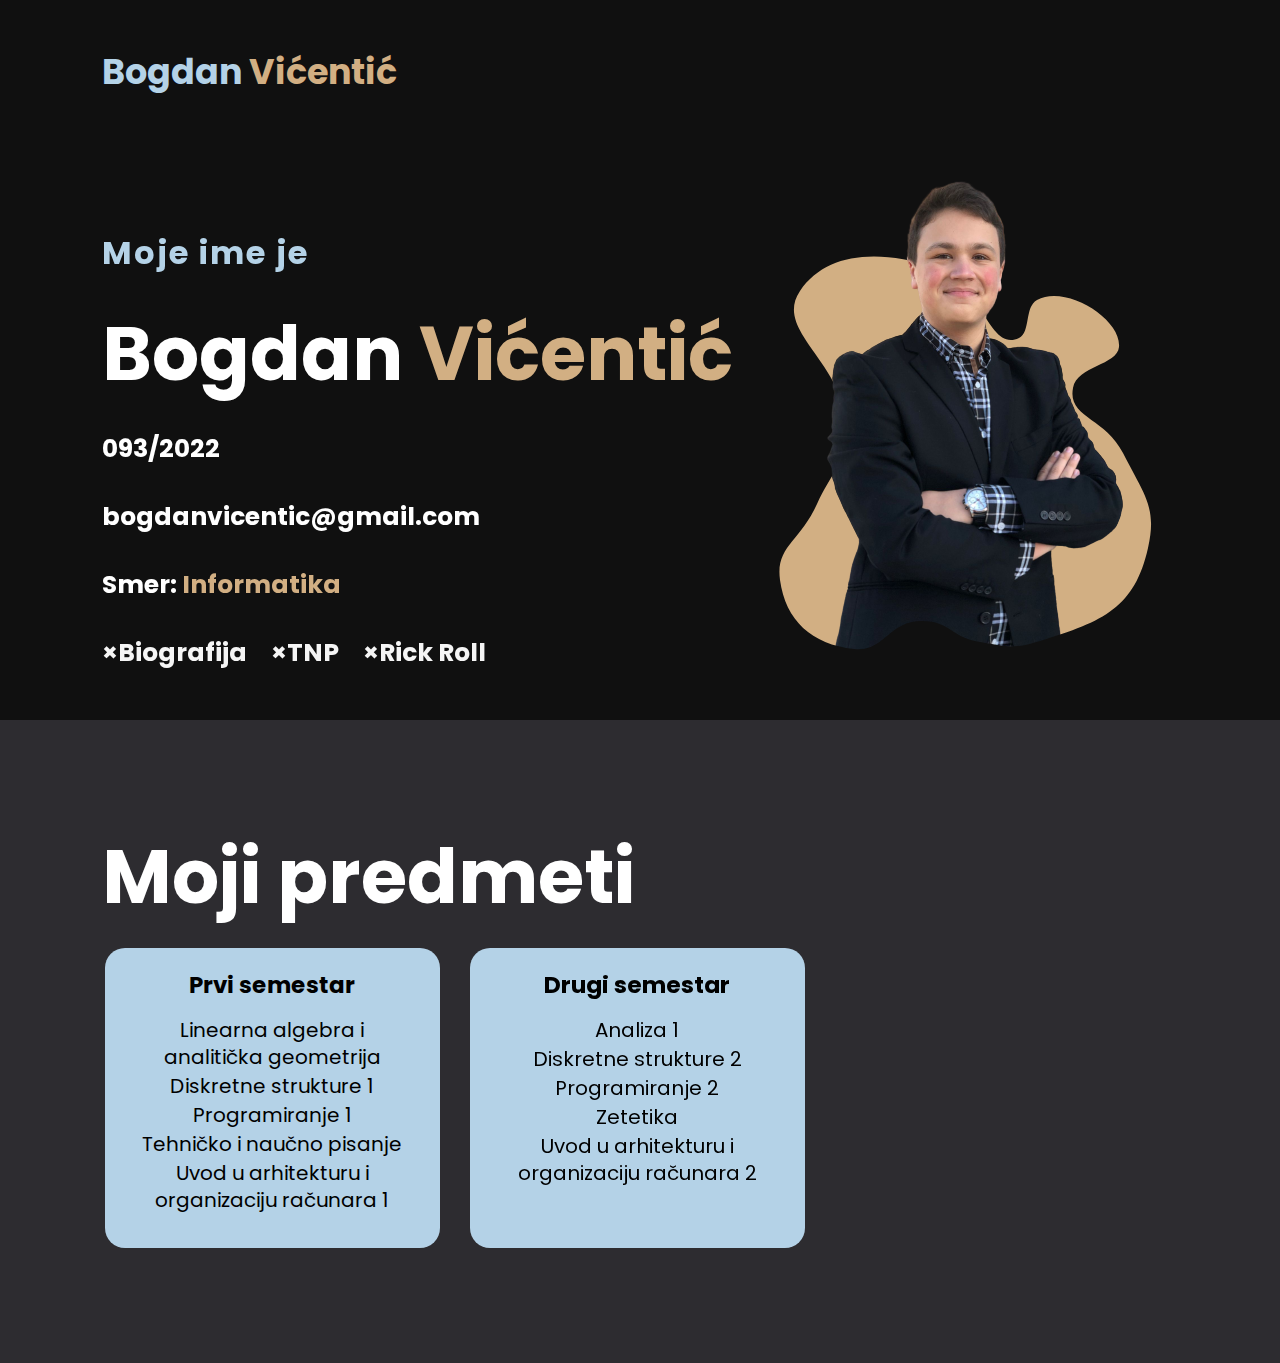
<file: index.html>
<!DOCTYPE html>
<html>
<head>
	<meta charset="utf-8">
	<title>Moja biografija</title>
	<link rel="stylesheet" href="css/style.css">
	<link href="https://fonts.googleapis.com/css2?family=Josefin+Sans:ital,wght@0,100;0,200;0,300;0,400;0,500;0,600;0,700;1,100;1,200;1,300;1,400;1,500;1,600;1,700&display=swap" rel="stylesheet">


	<link rel="preconnect" href="https://fonts.googleapis.com"><link rel="preconnect" href="https://fonts.gstatic.com" crossorigin><link href="https://fonts.googleapis.com/css2?family=Poppins:ital,wght@0,300;0,400;0,700;1,300;1,400;1,700&display=swap" rel="stylesheet">
</head>
<body>
    <div class="line-container">
        <svg viewBox="0 0 335 1272" id="ker-svg" preserveAspectRatio="xMidYMax meet">
            <path  stroke="#D2AF83" stroke-width="4" fill="none" id="ker-path" d="M230.676 1254.8C227.176 1254.8 226.676 1250 227.676 1245.7C227.676 1246.3 225.076 1250.5 225.076 1250.5C224.176 1250.5 221.276 1250.5 221.276 1254.8V1245.7C220.276 1248.4 217.876 1254 215.976 1254.4C214.076 1254.9 213.576 1248.6 213.576 1249.6C213.576 1256.8 204.376 1255.9 204.376 1249.6C204.376 1246.2 208.676 1244.3 212.076 1246.2C214.776 1247.7 213.176 1252.3 212.076 1254.4C211.576 1255.4 200.976 1260.2 200.076 1260.7C195.776 1263.1 192.876 1263.6 192.876 1267C192.876 1268.9 199.576 1269.4 200.576 1268.9C201.376 1268.5 201.576 1264.3 201.576 1262.2C201.276 1258.8 201.276 1255.5 201.576 1252.1C196.776 1256.9 193.376 1256.9 191.476 1253.1C189.576 1249.2 193.876 1247.8 198.176 1246.8C202.476 1245.8 202.976 1252.6 200.076 1254C197.776 1255.2 190.776 1258.7 187.576 1260.3C182.776 1262.7 177.976 1260.3 181.776 1255.5C185.576 1250.7 185.576 1247.8 181.776 1247.8C177.976 1247.8 175.976 1248.8 172.676 1251.2C169.276 1253.6 165.476 1246.9 171.676 1247.8C177.876 1248.8 177.976 1260.3 168.776 1260.3C156.776 1260.3 171.676 1224.7 158.176 1225.7C98.2762 1230 158.176 1236.3 158.176 1251.2C158.176 1262.7 145.176 1264.6 145.176 1245.9C145.176 1205.5 122.576 1206.9 122.576 1170C122.576 1156.5 158.976 1140 154.776 1126.8C147.976 1106.5 120.676 1113.6 122.576 1088.8C124.476 1064 141.576 1048.8 150.276 1038.2C158.976 1027.6 166.076 1030.1 173.476 1026.3C180.876 1022.4 194.376 1002.8 196.376 1000.2C198.276 997.6 202.476 985.7 202.476 982.8C202.476 979.9 199.576 969.6 201.476 965.4C203.376 961.2 199.576 953.5 198.276 951.2C196.976 948.9 192.776 938 193.776 936.7C194.776 935.4 196.376 928.6 191.176 925.7C185.976 922.8 189.276 926 190.176 927C191.176 928 193.376 928.3 193.676 927C193.976 925.7 192.376 918.6 190.476 917.3C188.576 919.6 187.576 923.4 184.676 924.1C176.676 924.1 175.376 929.9 174.676 929.9C174.076 929.6 176.276 926 176.976 925.1C176.976 924.1 170.576 922.5 169.576 923.2C168.576 923.8 170.176 929.3 174.076 931.9C174.376 934.5 175.376 939 177.976 940.9C175.076 942.8 176.376 949.3 176.376 950.2C176.376 951.2 174.076 962.1 168.676 969.5C163.176 976.9 167.076 986.3 171.276 990.1C175.476 994 185.476 996.5 192.876 993.6C200.276 990.7 199.276 983 199.676 978.5C199.976 974 195.476 969.8 196.476 962.7C197.176 957.1 196.276 951.4 193.876 946.3C192.276 942.4 184.876 941.5 185.876 943.4C188.176 946.6 188.476 955.6 184.876 960.8C178.076 969.5 183.276 981.4 184.576 983.4C185.876 985.4 187.176 990.8 183.276 993.1C179.376 995.4 176.176 997 177.176 998.3C177.776 999.3 181.076 1001.2 180.676 1002.8C179.576 1003.4 174.276 1004.3 161.676 1002.8C145.876 1000.9 144.976 989.9 160.076 996.7C175.576 988.6 166.876 999 162.676 1001.9C159.376 1004.2 151.176 1006.3 147.576 1007.1C138.876 1008.4 120.876 1004.5 128.276 997.8C139.176 992.6 135.376 975.2 134.376 973.6C133.376 972 130.176 955.9 129.176 952.6C128.176 949.4 128.176 941.3 130.476 936.8C132.276 933.2 131.276 932.3 130.476 932.3C125.376 933.3 125.976 933.3 122.476 938.4C117.676 942.9 117.276 967.1 120.876 972.2C124.476 977.3 123.476 974.5 122.776 972.2C122.176 969.9 111.876 956.4 108.976 964.1C106.076 971.8 110.576 990.2 129.576 994.7C144.776 998.3 156.476 989.5 160.476 984.7C169.776 958.9 153.376 967.3 146.276 975.7C139.876 982.5 143.676 980.5 147.276 977.6C148.576 976.3 151.476 968.9 152.776 965.4C154.076 961.9 156.276 950.3 152.776 943.5C149.976 938.1 148.576 930.3 148.276 927.1C149.576 922.3 145.376 920.3 145.676 916.1C145.676 909.7 150.176 909.3 148.876 903.2C146.276 894.2 146.576 899.3 146.276 903.8C145.976 908.3 147.876 909 150.176 909C151.976 909 154.176 904.9 154.976 902.9C156.276 901.4 159.176 898.4 158.476 897.1C156.076 896.5 153.676 895.8 151.376 894.8C149.776 893.2 148.176 892.9 145.276 893.2C143.176 894.5 136.076 894.6 132.676 894.5C129.176 894.8 127.876 906.1 124.676 905.8C112.076 904.2 109.876 896.8 113.076 896.8C116.576 896.8 120.576 895 122.776 893.9C133.376 891.6 128.576 897.8 125.076 901.3C120.576 905.5 122.776 914.2 125.676 918.1C125.576 917.9 145.376 882.3 147.076 877.5C156.576 850 143.376 820.5 145.376 792.4C147.376 764 159.276 736.7 179.676 716.8C209.376 687.6 254.376 675 277.376 640.3C330.276 560.3 245.076 456 166.676 438C132.576 430.2 95.7762 433.3 63.6762 419.2C37.1762 407.6 15.9762 384.2 7.07625 356.7C1.57625 339.6 0.876246 320 9.77625 304.5C18.1762 289.9 33.9762 280.9 50.2762 276.9C87.6762 267.7 128.876 276.9 164.976 262.8C173.676 259.4 181.976 254.4 187.476 246.9C194.576 237.2 196.076 223.4 190.076 213C175.576 187.5 140.076 202.2 141.576 229.4C142.376 243 150.576 255.1 159.776 265.1C194.076 302.2 263.576 333.5 307.076 292.7C326.276 274.7 332.576 246.7 332.476 220.4C332.376 185.9 326.776 151.7 326.476 117.1C326.176 77.7 328.276 38.9 328.276 0"/>
    </svg>

    </div>
	<div class="naslovna">
		<nav>
			<h2 class="bogdan"> Bogdan <span> Vićentić</span> </h2>

		</nav>

		<div class="sadržaj">
			<h4>Moje ime je</h4>
			<h1>Bogdan <span>Vićentić</span></h1>
			<h3>093/2022</h3>
			<h3>bogdanvicentic@gmail.com</h3>
			<h3>Smer: <span>Informatika</span></h3>
			<ul>
				<li><a href="bio.html">×Biografija</a></li>
				<li><a href="tnp.html">×TNP</a></li>
				<li><a href="https://youtu.be/dQw4w9WgXcQ">×Rick Roll</a></li>
			</ul>
		</div>
		<img src="/img/blob.png" class="slika">
	</div>

	<div class="donji">
		<div class="naslov">
			<h2>Moji predmeti</h2>
		</div>

		<div class="kutija">
			<div class="kartica">
				<h5>Prvi semestar</h5>
					<ul>
						<li><a>Linearna algebra i analitička geometrija</a></li>
						<li><a>Diskretne strukture 1</a></li>
						<li><a>Programiranje 1</a></li>
						<li><a href="tnp.html" class="teenpe">Tehničko i naučno pisanje</a></li>
						<li><a>Uvod u arhitekturu i organizaciju računara 1</a></li>
					</ul>
			</div>
			<div class="kartica">
				<h5>Drugi semestar</h5>
					<ul>
						<li><a>Analiza 1</a></li>
						<li><a>Diskretne strukture 2</a></li>
						<li><a>Programiranje 2</a></li>
						<li><a>Zetetika</a></li>
						<li><a>Uvod u arhitekturu i organizaciju računara 2</a></li>
					</ul>
			</div>
		</div>
	</div>
	<script>
	var path = document.querySelector('#ker-path');

	var pathLength = path.getTotalLength();

	path.style.strokeDasharray = pathLength + ' ' + pathLength;

	path.style.strokeDashoffset = pathLength;

	path.getBoundingClientRect();

	window.addEventListener("scroll", function(e) {
	
	var scrollPercentage = (document.documentElement.scrollTop + document.body.scrollTop) / (document.documentElement.scrollHeight - document.documentElement.clientHeight);
		
	var drawLength = pathLength * scrollPercentage;
	
	// Draw in reverse
	path.style.strokeDashoffset = pathLength - drawLength;
		
	if (scrollPercentage >= 0.99) {
		path.style.strokeDasharray = "none";
		
	} else {
		path.style.strokeDasharray = pathLength + ' ' + pathLength;
	}
	//kod za animiranu liniju odrađen uz pomoć:
	// https://jakearchibald.com/2013/animated-line-drawing-svg/
	// https://stackoverflow.com/questions/2387136/cross-browser-method-to-determine-vertical-scroll-percentage-in-javascript/2387222#2387222
	});
</script>
</body>
</html>
</file>
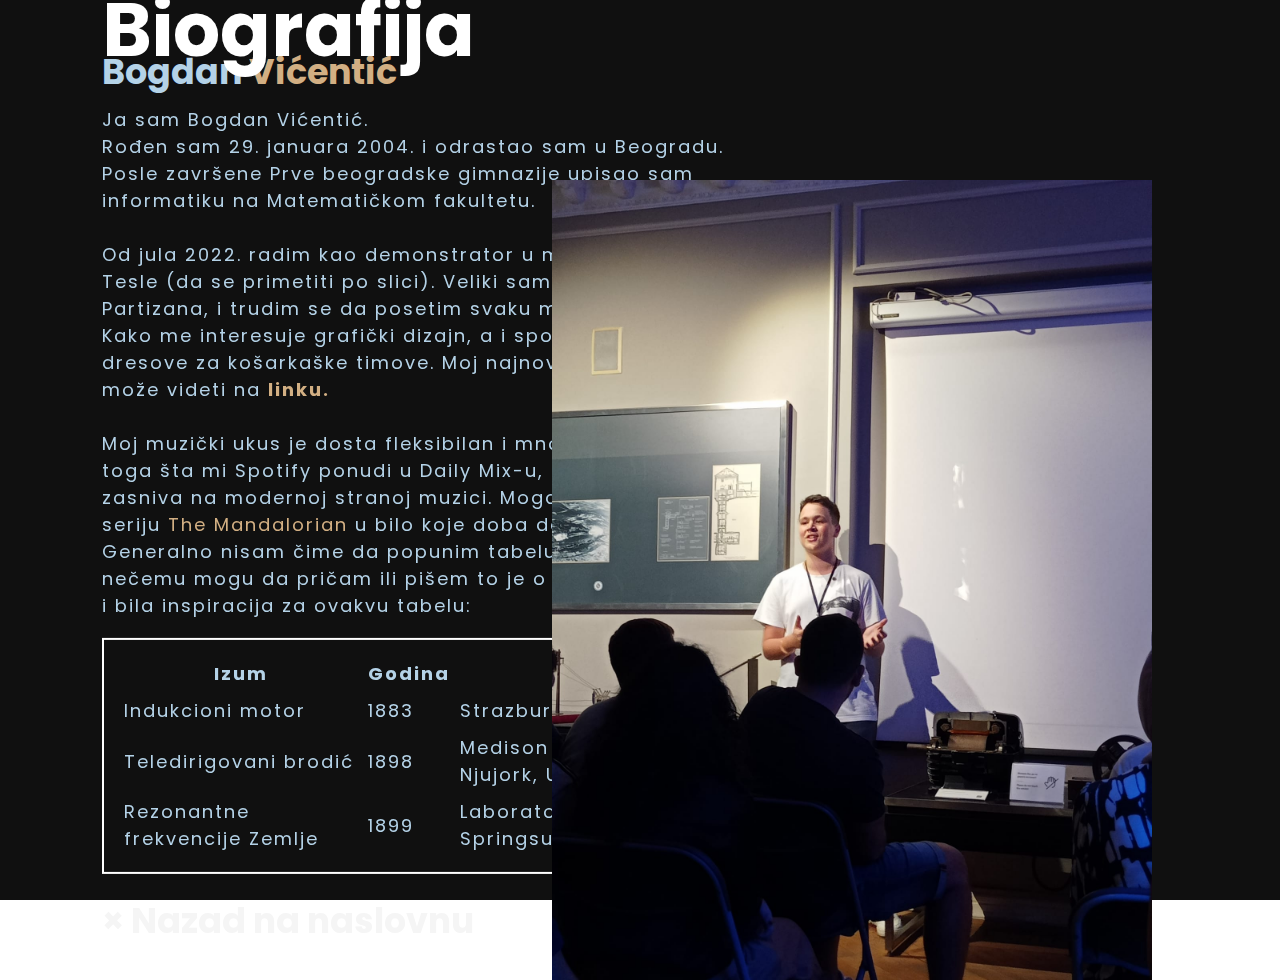
<file: bio.html>
<!DOCTYPE html>
<html>
<head>
	<meta charset="utf-8">
	<title>Bogdan Vićentić</title>
	<link rel="stylesheet" href="css/style bio.css">
	<link href="https://fonts.googleapis.com/css2?family=Josefin+Sans:ital,wght@0,100;0,200;0,300;0,400;0,500;0,600;0,700;1,100;1,200;1,300;1,400;1,500;1,600;1,700&display=swap" rel="stylesheet">


	<link rel="preconnect" href="https://fonts.googleapis.com"><link rel="preconnect" href="https://fonts.gstatic.com" crossorigin><link href="https://fonts.googleapis.com/css2?family=Poppins:ital,wght@0,300;0,400;0,700;1,300;1,400;1,700&display=swap" rel="stylesheet">
</head>
<body>
    <div class="line-container">
        <svg viewBox="0 0 335 1272" id="ker-svg" preserveAspectRatio="xMidYMax meet">
            <path  stroke="#D2AF83" stroke-width="4" fill="none" id="ker-path" d="M230.676 1254.8C227.176 1254.8 226.676 1250 227.676 1245.7C227.676 1246.3 225.076 1250.5 225.076 1250.5C224.176 1250.5 221.276 1250.5 221.276 1254.8V1245.7C220.276 1248.4 217.876 1254 215.976 1254.4C214.076 1254.9 213.576 1248.6 213.576 1249.6C213.576 1256.8 204.376 1255.9 204.376 1249.6C204.376 1246.2 208.676 1244.3 212.076 1246.2C214.776 1247.7 213.176 1252.3 212.076 1254.4C211.576 1255.4 200.976 1260.2 200.076 1260.7C195.776 1263.1 192.876 1263.6 192.876 1267C192.876 1268.9 199.576 1269.4 200.576 1268.9C201.376 1268.5 201.576 1264.3 201.576 1262.2C201.276 1258.8 201.276 1255.5 201.576 1252.1C196.776 1256.9 193.376 1256.9 191.476 1253.1C189.576 1249.2 193.876 1247.8 198.176 1246.8C202.476 1245.8 202.976 1252.6 200.076 1254C197.776 1255.2 190.776 1258.7 187.576 1260.3C182.776 1262.7 177.976 1260.3 181.776 1255.5C185.576 1250.7 185.576 1247.8 181.776 1247.8C177.976 1247.8 175.976 1248.8 172.676 1251.2C169.276 1253.6 165.476 1246.9 171.676 1247.8C177.876 1248.8 177.976 1260.3 168.776 1260.3C156.776 1260.3 171.676 1224.7 158.176 1225.7C98.2762 1230 158.176 1236.3 158.176 1251.2C158.176 1262.7 145.176 1264.6 145.176 1245.9C145.176 1205.5 122.576 1206.9 122.576 1170C122.576 1156.5 158.976 1140 154.776 1126.8C147.976 1106.5 120.676 1113.6 122.576 1088.8C124.476 1064 141.576 1048.8 150.276 1038.2C158.976 1027.6 166.076 1030.1 173.476 1026.3C180.876 1022.4 194.376 1002.8 196.376 1000.2C198.276 997.6 202.476 985.7 202.476 982.8C202.476 979.9 199.576 969.6 201.476 965.4C203.376 961.2 199.576 953.5 198.276 951.2C196.976 948.9 192.776 938 193.776 936.7C194.776 935.4 196.376 928.6 191.176 925.7C185.976 922.8 189.276 926 190.176 927C191.176 928 193.376 928.3 193.676 927C193.976 925.7 192.376 918.6 190.476 917.3C188.576 919.6 187.576 923.4 184.676 924.1C176.676 924.1 175.376 929.9 174.676 929.9C174.076 929.6 176.276 926 176.976 925.1C176.976 924.1 170.576 922.5 169.576 923.2C168.576 923.8 170.176 929.3 174.076 931.9C174.376 934.5 175.376 939 177.976 940.9C175.076 942.8 176.376 949.3 176.376 950.2C176.376 951.2 174.076 962.1 168.676 969.5C163.176 976.9 167.076 986.3 171.276 990.1C175.476 994 185.476 996.5 192.876 993.6C200.276 990.7 199.276 983 199.676 978.5C199.976 974 195.476 969.8 196.476 962.7C197.176 957.1 196.276 951.4 193.876 946.3C192.276 942.4 184.876 941.5 185.876 943.4C188.176 946.6 188.476 955.6 184.876 960.8C178.076 969.5 183.276 981.4 184.576 983.4C185.876 985.4 187.176 990.8 183.276 993.1C179.376 995.4 176.176 997 177.176 998.3C177.776 999.3 181.076 1001.2 180.676 1002.8C179.576 1003.4 174.276 1004.3 161.676 1002.8C145.876 1000.9 144.976 989.9 160.076 996.7C175.576 988.6 166.876 999 162.676 1001.9C159.376 1004.2 151.176 1006.3 147.576 1007.1C138.876 1008.4 120.876 1004.5 128.276 997.8C139.176 992.6 135.376 975.2 134.376 973.6C133.376 972 130.176 955.9 129.176 952.6C128.176 949.4 128.176 941.3 130.476 936.8C132.276 933.2 131.276 932.3 130.476 932.3C125.376 933.3 125.976 933.3 122.476 938.4C117.676 942.9 117.276 967.1 120.876 972.2C124.476 977.3 123.476 974.5 122.776 972.2C122.176 969.9 111.876 956.4 108.976 964.1C106.076 971.8 110.576 990.2 129.576 994.7C144.776 998.3 156.476 989.5 160.476 984.7C169.776 958.9 153.376 967.3 146.276 975.7C139.876 982.5 143.676 980.5 147.276 977.6C148.576 976.3 151.476 968.9 152.776 965.4C154.076 961.9 156.276 950.3 152.776 943.5C149.976 938.1 148.576 930.3 148.276 927.1C149.576 922.3 145.376 920.3 145.676 916.1C145.676 909.7 150.176 909.3 148.876 903.2C146.276 894.2 146.576 899.3 146.276 903.8C145.976 908.3 147.876 909 150.176 909C151.976 909 154.176 904.9 154.976 902.9C156.276 901.4 159.176 898.4 158.476 897.1C156.076 896.5 153.676 895.8 151.376 894.8C149.776 893.2 148.176 892.9 145.276 893.2C143.176 894.5 136.076 894.6 132.676 894.5C129.176 894.8 127.876 906.1 124.676 905.8C112.076 904.2 109.876 896.8 113.076 896.8C116.576 896.8 120.576 895 122.776 893.9C133.376 891.6 128.576 897.8 125.076 901.3C120.576 905.5 122.776 914.2 125.676 918.1C125.576 917.9 145.376 882.3 147.076 877.5C156.576 850 143.376 820.5 145.376 792.4C147.376 764 159.276 736.7 179.676 716.8C209.376 687.6 254.376 675 277.376 640.3C330.276 560.3 245.076 456 166.676 438C132.576 430.2 95.7762 433.3 63.6762 419.2C37.1762 407.6 15.9762 384.2 7.07625 356.7C1.57625 339.6 0.876246 320 9.77625 304.5C18.1762 289.9 33.9762 280.9 50.2762 276.9C87.6762 267.7 128.876 276.9 164.976 262.8C173.676 259.4 181.976 254.4 187.476 246.9C194.576 237.2 196.076 223.4 190.076 213C175.576 187.5 140.076 202.2 141.576 229.4C142.376 243 150.576 255.1 159.776 265.1C194.076 302.2 263.576 333.5 307.076 292.7C326.276 274.7 332.576 246.7 332.476 220.4C332.376 185.9 326.776 151.7 326.476 117.1C326.176 77.7 328.276 38.9 328.276 0"/>
    </svg>

    </div>
	<div class="naslovna">
		<nav>
			<h2 class="bogdan"> Bogdan <span> Vićentić</span> </h2>

		</nav>

		<div class="sadržaj">
			<h1>Biografija</h1>

			<p>Ja sam Bogdan Vićentić.
				<br>
				Rođen sam 29. januara 2004. i odrastao sam u Beogradu. Posle završene Prve beogradske gimnazije upisao sam informatiku na Matematičkom fakultetu.
				<br><br>
				Od jula 2022. radim kao demonstrator u muzeju Nikole Tesle (da se primetiti po slici). Veliki sam navijač Partizana, i trudim se da posetim svaku moguću utakmicu.
				<br>
				Kako me interesuje grafički dizajn, a i sport, kreirao sam dresove za košarkaške timove. Moj najnoviji dizajn se može videti na <a href="https://drive.google.com/file/d/1ezFb3eUfuatyNBwOSO7hP_KWuiFHlODj/view?usp=sharing">linku.</a>
				<br><br>
				Moj muzički ukus je dosta fleksibilan i mnogo zavisi od toga šta mi Spotify ponudi u Daily Mix-u, ali uglavnom se zasniva na modernoj stranoj muzici.
			
				Mogao bih da gledam seriju <span>The Mandalorian</span> u bilo koje doba dana ili noći.
				<br>
				Generalno nisam čime da popunim tabelu, ali ako o nečemu mogu da pričam ili pišem to je o Tesli, stoga je to i bila inspiracija za ovakvu tabelu:
			
			</p>

			<table>
				<tr>
				  <th>Izum</th>
				  <th>Godina</th>
				  <th>Mesto</th>
				</tr>
				<tr>
				 <td>Indukcioni motor</td>
				 <td>1883</td>
				 <td>Strazbur, Francuska</td>
				</tr>
				<tr>
				  <td>Teledirigovani brodić</td>
				  <td>1898</td>
				  <td>Medison skver garden, Njujork, USA </td>
				</tr>
				<tr>
					<td>Rezonantne frekvencije Zemlje</td>
					<td>1899</td>
					<td>Laboratorija u Kolorado Springsu, USA </td>
				  </tr>
			</table>
			<ul>
				<li><a href="index.html">× Nazad na naslovnu</a></li>
			</ul>

		</div>
		<img src="/img/muzej.jpg" class="slika">
	</div>

	<script>
	var path = document.querySelector('#ker-path');

	var pathLength = path.getTotalLength();

	path.style.strokeDasharray = pathLength + ' ' + pathLength;

	path.style.strokeDashoffset = pathLength;

	path.getBoundingClientRect();

	window.addEventListener("scroll", function(e) {
	
	var scrollPercentage = (document.documentElement.scrollTop + document.body.scrollTop) / (document.documentElement.scrollHeight - document.documentElement.clientHeight);
		
	var drawLength = pathLength * scrollPercentage;
	
	// Draw in reverse
	path.style.strokeDashoffset = pathLength - drawLength;
		
	if (scrollPercentage >= 0.99) {
		path.style.strokeDasharray = "none";
		
	} else {
		path.style.strokeDasharray = pathLength + ' ' + pathLength;
	}
	//kod za animiranu liniju odrađen uz pomoć:
	// https://jakearchibald.com/2013/animated-line-drawing-svg/
	// https://stackoverflow.com/questions/2387136/cross-browser-method-to-determine-vertical-scroll-percentage-in-javascript/2387222#2387222
	});
</script>
</body>
</html>
</file>
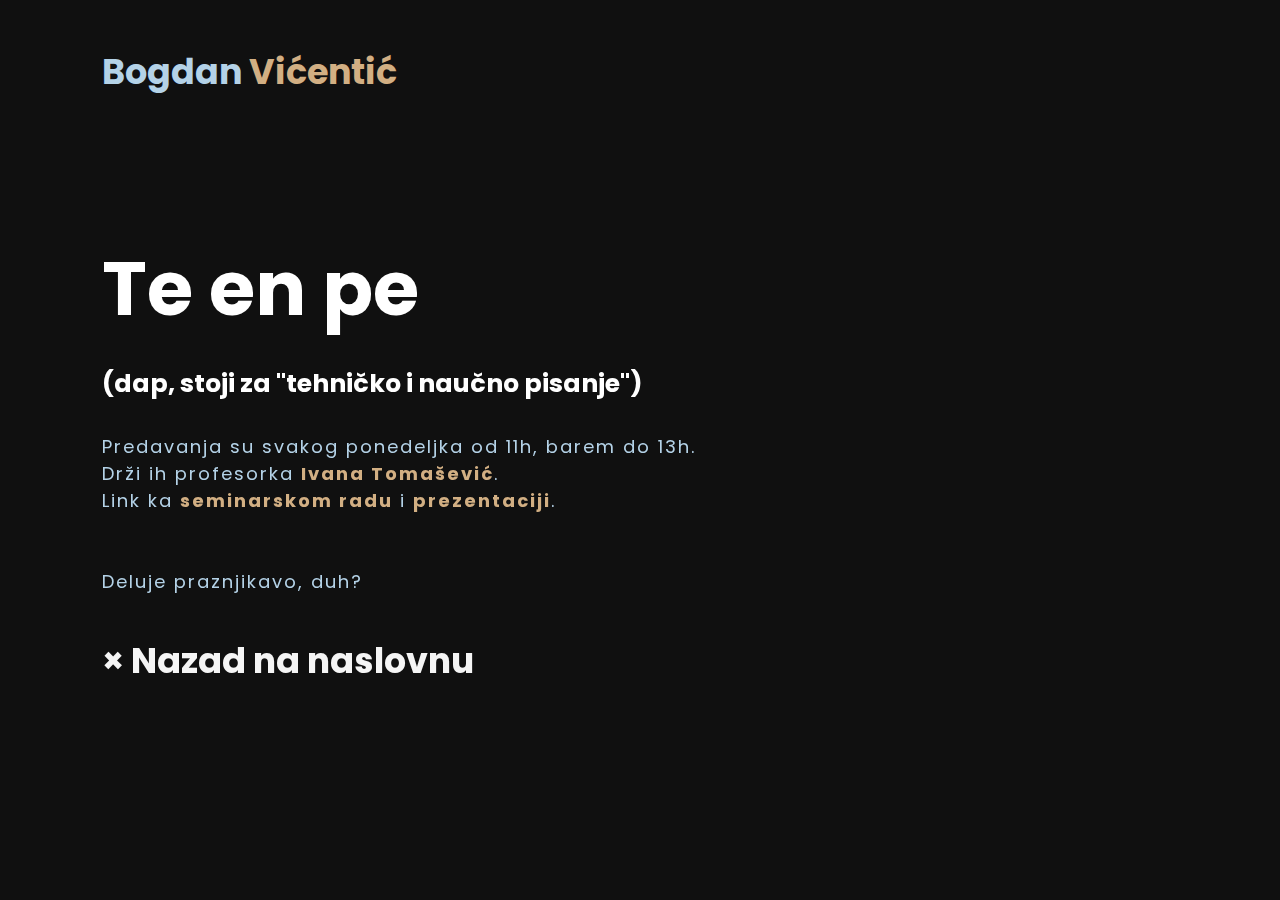
<file: tnp.html>
<!DOCTYPE html>
<html>
<head>
	<meta charset="utf-8">
	<title>Bogdan Vićentić</title>
	<link rel="stylesheet" href="css/style bio.css">
	<link href="https://fonts.googleapis.com/css2?family=Josefin+Sans:ital,wght@0,100;0,200;0,300;0,400;0,500;0,600;0,700;1,100;1,200;1,300;1,400;1,500;1,600;1,700&display=swap" rel="stylesheet">


	<link rel="preconnect" href="https://fonts.googleapis.com"><link rel="preconnect" href="https://fonts.gstatic.com" crossorigin><link href="https://fonts.googleapis.com/css2?family=Poppins:ital,wght@0,300;0,400;0,700;1,300;1,400;1,700&display=swap" rel="stylesheet">
</head>
<body>
    <div class="line-container">
        <svg viewBox="0 0 335 1272" id="ker-svg" preserveAspectRatio="xMidYMax meet">
            <path  stroke="#D2AF83" stroke-width="4" fill="none" id="ker-path" d="M230.676 1254.8C227.176 1254.8 226.676 1250 227.676 1245.7C227.676 1246.3 225.076 1250.5 225.076 1250.5C224.176 1250.5 221.276 1250.5 221.276 1254.8V1245.7C220.276 1248.4 217.876 1254 215.976 1254.4C214.076 1254.9 213.576 1248.6 213.576 1249.6C213.576 1256.8 204.376 1255.9 204.376 1249.6C204.376 1246.2 208.676 1244.3 212.076 1246.2C214.776 1247.7 213.176 1252.3 212.076 1254.4C211.576 1255.4 200.976 1260.2 200.076 1260.7C195.776 1263.1 192.876 1263.6 192.876 1267C192.876 1268.9 199.576 1269.4 200.576 1268.9C201.376 1268.5 201.576 1264.3 201.576 1262.2C201.276 1258.8 201.276 1255.5 201.576 1252.1C196.776 1256.9 193.376 1256.9 191.476 1253.1C189.576 1249.2 193.876 1247.8 198.176 1246.8C202.476 1245.8 202.976 1252.6 200.076 1254C197.776 1255.2 190.776 1258.7 187.576 1260.3C182.776 1262.7 177.976 1260.3 181.776 1255.5C185.576 1250.7 185.576 1247.8 181.776 1247.8C177.976 1247.8 175.976 1248.8 172.676 1251.2C169.276 1253.6 165.476 1246.9 171.676 1247.8C177.876 1248.8 177.976 1260.3 168.776 1260.3C156.776 1260.3 171.676 1224.7 158.176 1225.7C98.2762 1230 158.176 1236.3 158.176 1251.2C158.176 1262.7 145.176 1264.6 145.176 1245.9C145.176 1205.5 122.576 1206.9 122.576 1170C122.576 1156.5 158.976 1140 154.776 1126.8C147.976 1106.5 120.676 1113.6 122.576 1088.8C124.476 1064 141.576 1048.8 150.276 1038.2C158.976 1027.6 166.076 1030.1 173.476 1026.3C180.876 1022.4 194.376 1002.8 196.376 1000.2C198.276 997.6 202.476 985.7 202.476 982.8C202.476 979.9 199.576 969.6 201.476 965.4C203.376 961.2 199.576 953.5 198.276 951.2C196.976 948.9 192.776 938 193.776 936.7C194.776 935.4 196.376 928.6 191.176 925.7C185.976 922.8 189.276 926 190.176 927C191.176 928 193.376 928.3 193.676 927C193.976 925.7 192.376 918.6 190.476 917.3C188.576 919.6 187.576 923.4 184.676 924.1C176.676 924.1 175.376 929.9 174.676 929.9C174.076 929.6 176.276 926 176.976 925.1C176.976 924.1 170.576 922.5 169.576 923.2C168.576 923.8 170.176 929.3 174.076 931.9C174.376 934.5 175.376 939 177.976 940.9C175.076 942.8 176.376 949.3 176.376 950.2C176.376 951.2 174.076 962.1 168.676 969.5C163.176 976.9 167.076 986.3 171.276 990.1C175.476 994 185.476 996.5 192.876 993.6C200.276 990.7 199.276 983 199.676 978.5C199.976 974 195.476 969.8 196.476 962.7C197.176 957.1 196.276 951.4 193.876 946.3C192.276 942.4 184.876 941.5 185.876 943.4C188.176 946.6 188.476 955.6 184.876 960.8C178.076 969.5 183.276 981.4 184.576 983.4C185.876 985.4 187.176 990.8 183.276 993.1C179.376 995.4 176.176 997 177.176 998.3C177.776 999.3 181.076 1001.2 180.676 1002.8C179.576 1003.4 174.276 1004.3 161.676 1002.8C145.876 1000.9 144.976 989.9 160.076 996.7C175.576 988.6 166.876 999 162.676 1001.9C159.376 1004.2 151.176 1006.3 147.576 1007.1C138.876 1008.4 120.876 1004.5 128.276 997.8C139.176 992.6 135.376 975.2 134.376 973.6C133.376 972 130.176 955.9 129.176 952.6C128.176 949.4 128.176 941.3 130.476 936.8C132.276 933.2 131.276 932.3 130.476 932.3C125.376 933.3 125.976 933.3 122.476 938.4C117.676 942.9 117.276 967.1 120.876 972.2C124.476 977.3 123.476 974.5 122.776 972.2C122.176 969.9 111.876 956.4 108.976 964.1C106.076 971.8 110.576 990.2 129.576 994.7C144.776 998.3 156.476 989.5 160.476 984.7C169.776 958.9 153.376 967.3 146.276 975.7C139.876 982.5 143.676 980.5 147.276 977.6C148.576 976.3 151.476 968.9 152.776 965.4C154.076 961.9 156.276 950.3 152.776 943.5C149.976 938.1 148.576 930.3 148.276 927.1C149.576 922.3 145.376 920.3 145.676 916.1C145.676 909.7 150.176 909.3 148.876 903.2C146.276 894.2 146.576 899.3 146.276 903.8C145.976 908.3 147.876 909 150.176 909C151.976 909 154.176 904.9 154.976 902.9C156.276 901.4 159.176 898.4 158.476 897.1C156.076 896.5 153.676 895.8 151.376 894.8C149.776 893.2 148.176 892.9 145.276 893.2C143.176 894.5 136.076 894.6 132.676 894.5C129.176 894.8 127.876 906.1 124.676 905.8C112.076 904.2 109.876 896.8 113.076 896.8C116.576 896.8 120.576 895 122.776 893.9C133.376 891.6 128.576 897.8 125.076 901.3C120.576 905.5 122.776 914.2 125.676 918.1C125.576 917.9 145.376 882.3 147.076 877.5C156.576 850 143.376 820.5 145.376 792.4C147.376 764 159.276 736.7 179.676 716.8C209.376 687.6 254.376 675 277.376 640.3C330.276 560.3 245.076 456 166.676 438C132.576 430.2 95.7762 433.3 63.6762 419.2C37.1762 407.6 15.9762 384.2 7.07625 356.7C1.57625 339.6 0.876246 320 9.77625 304.5C18.1762 289.9 33.9762 280.9 50.2762 276.9C87.6762 267.7 128.876 276.9 164.976 262.8C173.676 259.4 181.976 254.4 187.476 246.9C194.576 237.2 196.076 223.4 190.076 213C175.576 187.5 140.076 202.2 141.576 229.4C142.376 243 150.576 255.1 159.776 265.1C194.076 302.2 263.576 333.5 307.076 292.7C326.276 274.7 332.576 246.7 332.476 220.4C332.376 185.9 326.776 151.7 326.476 117.1C326.176 77.7 328.276 38.9 328.276 0"/>
    </svg>

    </div>
	<div class="naslovna">
		<nav>
			<h2 class="bogdan"> Bogdan <span> Vićentić</span> </h2>

		</nav>

		<div class="sadržaj">
			<h1>Te en pe</h1>
			<h3>(dap, stoji za "tehničko i naučno pisanje")</h3>
			<p>Predavanja su svakog ponedeljka od 11h, barem do 13h. Drži ih profesorka <a href="http://poincare.matf.bg.ac.rs/~ivana">Ivana Tomašević</a>.
			<br>
			Link ka <a href="https://github.com/NadicaKodzopeljic/36_TNP2022/blob/main/36_VugdelijaVicenticKodzopeljicCvjetinovic.zip">seminarskom radu</a> i <a href="https://github.com/NadicaKodzopeljic/36_TNP2022/blob/main/Tehni%C4%8Dko%20i%20nau%C4%8Dno%20pisanje%20-%20prezentacija.zip">prezentaciji</a>.
			<br><br><br>
			Deluje praznjikavo, duh?
			</p>


			<ul>
				<li><a href="index.html">× Nazad na naslovnu</a></li>
			</ul>

		</div>

	</div>

	<script>
	var path = document.querySelector('#ker-path');

	var pathLength = path.getTotalLength();

	path.style.strokeDasharray = pathLength + ' ' + pathLength;

	path.style.strokeDashoffset = pathLength;

	path.getBoundingClientRect();

	window.addEventListener("scroll", function(e) {
	
	var scrollPercentage = (document.documentElement.scrollTop + document.body.scrollTop) / (document.documentElement.scrollHeight - document.documentElement.clientHeight);
		
	var drawLength = pathLength * scrollPercentage;
	
	// Draw in reverse
	path.style.strokeDashoffset = pathLength - drawLength;
		
	if (scrollPercentage >= 0.99) {
		path.style.strokeDasharray = "none";
		
	} else {
		path.style.strokeDasharray = pathLength + ' ' + pathLength;
	}
	//kod za animiranu liniju odrađen uz pomoć:
	// https://jakearchibald.com/2013/animated-line-drawing-svg/
	// https://stackoverflow.com/questions/2387136/cross-browser-method-to-determine-vertical-scroll-percentage-in-javascript/2387222#2387222
	});
	</script>
</body>
</html>
</file>
<file: css/style.css>
*{
	padding: 0;
	margin: 0;
	font-family: 'Poppins', sans-serif;
	box-sizing: border-box;
}

.naslovna{
	height: 80vh;
	width: 100%;
	background: #101010;
	background-size: cover;
	background-position: center;
}
nav{
	display: flex;
	align-items: center;
	justify-content: space-between;
	padding-top: 45px;
	padding-left: 8%;
	padding-right: 8%;
}
.naslovna .bogdan{
	color: #B4D2E7;
	font-size: 35px;
}

span{
	color: #D2AF83;
}
.sadržaj ul li{

	list-style-type: none;
	display: inline-block;
	padding-right: 20px;
}
.sadržaj ul li a{
	color: whitesmoke;
	text-decoration: none;
	font-weight: bold;
	font-size: 25px;
}
.sadržaj ul li a:hover{
	color: #B4D2E7;
	transition: .4s;
}

.sadržaj{
	position: absolute;
	top: 50%;
	left:8%;
	transform: translateY(-50%);
}
h1{
	color: white;
	margin: 20px 0px 20px;
	font-size: 75px;
}
h3{
	color: white;
	font-size: 25px;
	margin-bottom: 30px;
}
h4{
	color: #B4D2E7;
	letter-spacing: 2px;
	font-size: 2rem;
}
.naslovna img{
	position: absolute;
	top: 20%;
	right: 10%;
}



.donji{
	background: #2d2c30;
	width: 100%;
	left: 8%;
	padding: 100px 0px;
}
.naslov h2{
	color: white;
	font-size: 75px;
	width: 1130px;
	margin-left: 8%;
	text-align: start;
}
.kutija{
	margin-left: 7%;
	display: flex;
	justify-content: start;
	align-items: center;
	min-height: 100px;
}
.kartica{
	height: 300px;
	width: 335px;
	padding: 20px 35px;
	background: #B4D2E7;
	border-radius: 20px;
	margin: 15px;
	position: relative;
	overflow: hidden;
	text-align: center;
}

h5{
	color: black;
	font-size: 23px;
	margin-bottom: 15px;
}
.kartica ul{
	list-style: none;
}
.kartica ul li{
	color: black;
	font-size: 20px;
	line-height: 27px;
	margin-bottom: 2px;
	text-decoration: none;
}
.kartica ul li a.teenpe{
	text-decoration: none;
	color: black;
}
.kartica ul li a.teenpe:hover{
	text-decoration: none;
	color: #D2AF83;
	text-shadow: #fff 0px 0px 6px;
	text-shadow: #101010 1px 1px;
}

.line-container {
    position: fixed;
    top: 0;
    left: 0;
    width: 100%;
    height: 100%;
    text-align: center;
    overflow: hidden;
}

svg{
    display: inline-block;
    height: 100%;
}
</file>
<file: css/style bio.css>
*{
	padding: 0;
	margin: 0;
	font-family: 'Poppins', sans-serif;
	box-sizing: border-box;
}

.naslovna{
	height: 100vh;
	width: 100%;
	background: #101010;
	background-size: cover;
	background-position: center;
}
nav{
	display: flex;
	align-items: center;
	justify-content: space-between;
	padding-top: 45px;
	padding-left: 8%;
	padding-right: 8%;
}
.naslovna .bogdan{
	color: #B4D2E7;
	font-size: 35px;
}

span{
	color: #D2AF83;
}


.sadržaj ul{
	padding-top: 20px;
}

.sadržaj ul li{

	list-style-type: none;
	display: inline-block;
	padding-right: 20px;
}
.sadržaj ul li a{
	color: whitesmoke;
	text-decoration: none;
	font-weight: bold;
	font-size: 35px;
}
.sadržaj ul li a:hover{
	color: #D2AF83;
	transition: .4s;
}

.sadržaj{
	position: absolute;
	top: 50%;
	left:8%;
	max-width: 50%;
	transform: translateY(-50%);
}
.sadržaj a{
	color: #D2AF83;
	text-decoration: none;
	font-weight: bold;
}
h1{
	color: white;
	margin: 20px 0px 20px;
	font-size: 75px;
}
h3{
	color: white;
	font-size: 25px;
	margin-bottom: 30px;
}
h4{
	color: #B4D2E7;
	letter-spacing: 2px;
	font-size: 20px;
}
p{	
	color: #B4D2E7;
	letter-spacing: 2px;
	font-size: 18px;
	padding-bottom: 3%;
}
.naslovna img{
	position: absolute;
	top: 20%;
	right: 10%;
	height: 800px;
	width: auto;
}

.donji{
	background: #2d2c30;
	width: 100%;
	left: 8%;
	padding: 100px 0px;
}
.naslov h2{
	color: white;
	font-size: 75px;
	width: 1130px;
	margin-left: 8%;
	text-align: start;
}
table{
	border: 2px solid white;
	padding: 10px;
	color: #B4D2E7;
	letter-spacing: 2px;
	font-size: 18px;
	display: table;
    border-collapse: separate;
    box-sizing: border-box;
    border-spacing: 10px;
}


h5{
	color: black;
	font-size: 23px;
	margin-bottom: 15px;
}

.line-container {
    position: fixed;
    top: 0;
    left: 0;
    width: 100%;
    height: 100%;
    text-align: center;
    overflow: hidden;
}
</file>
